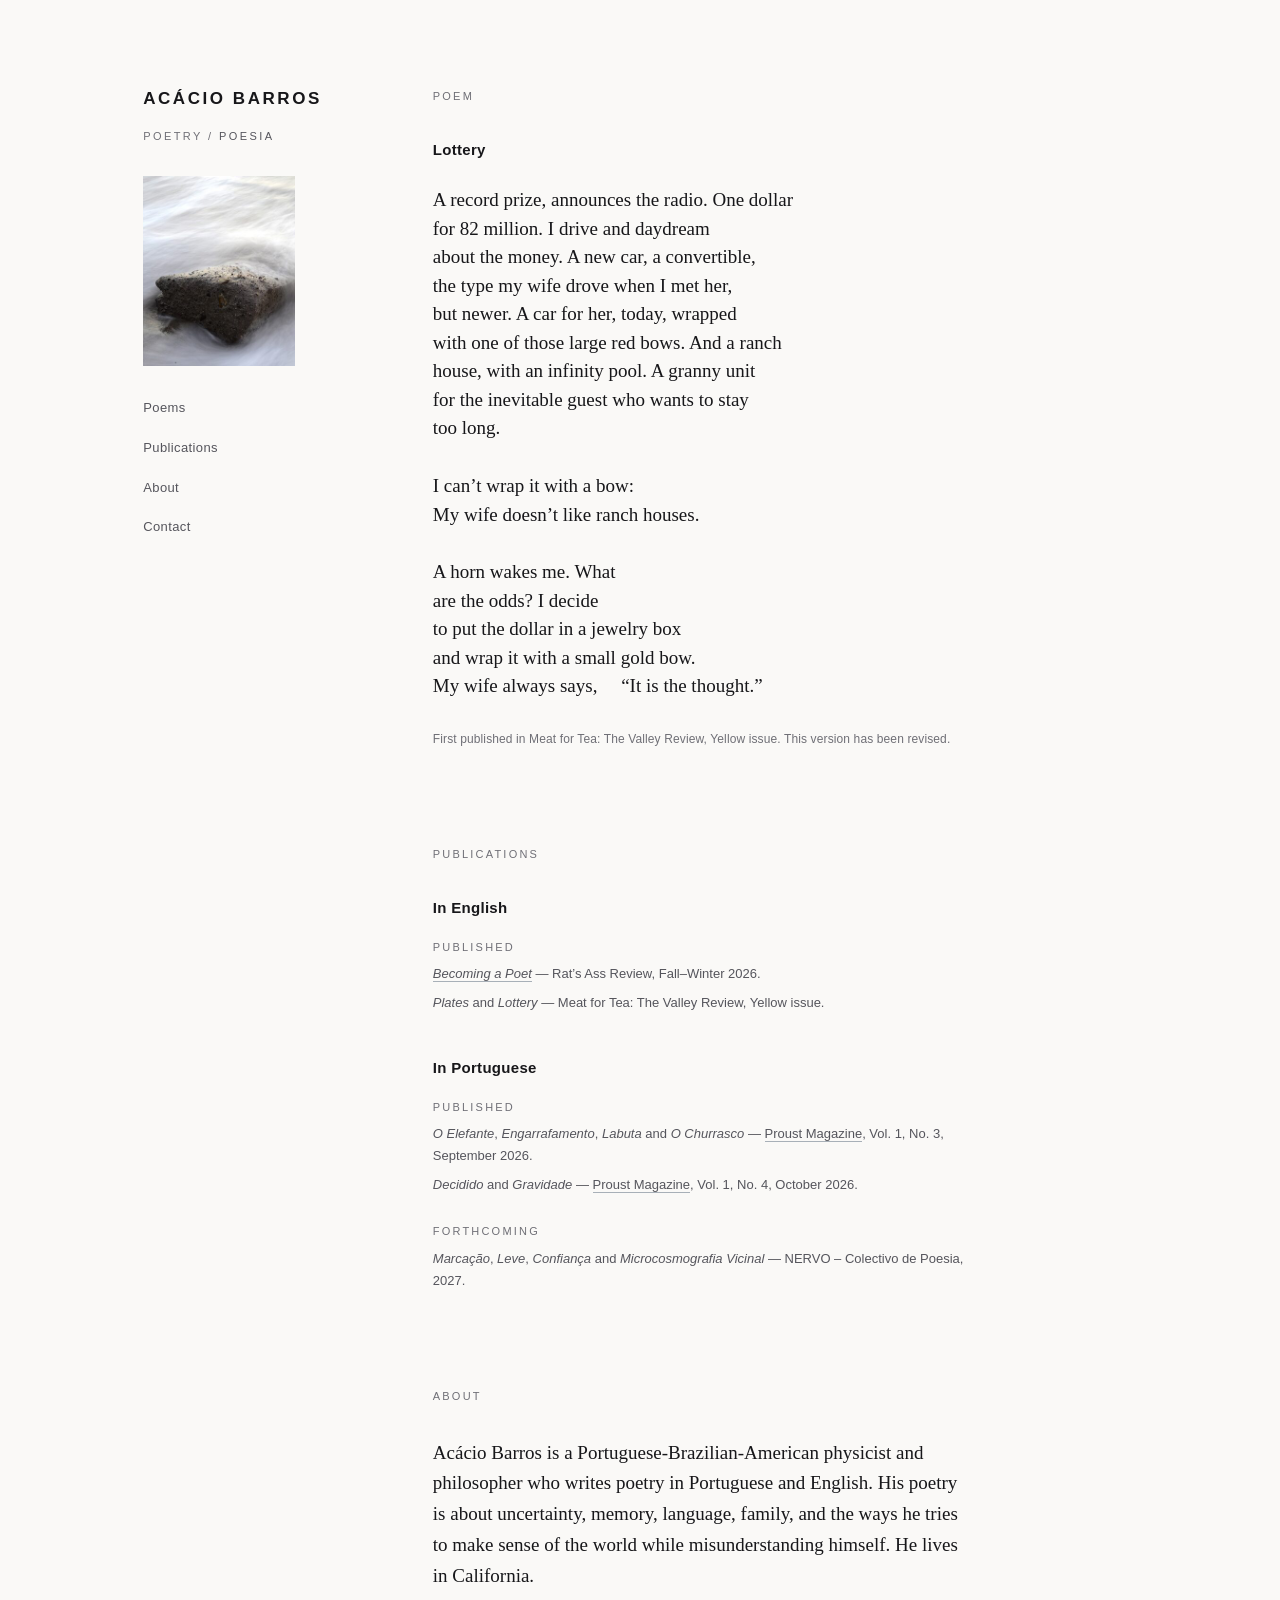
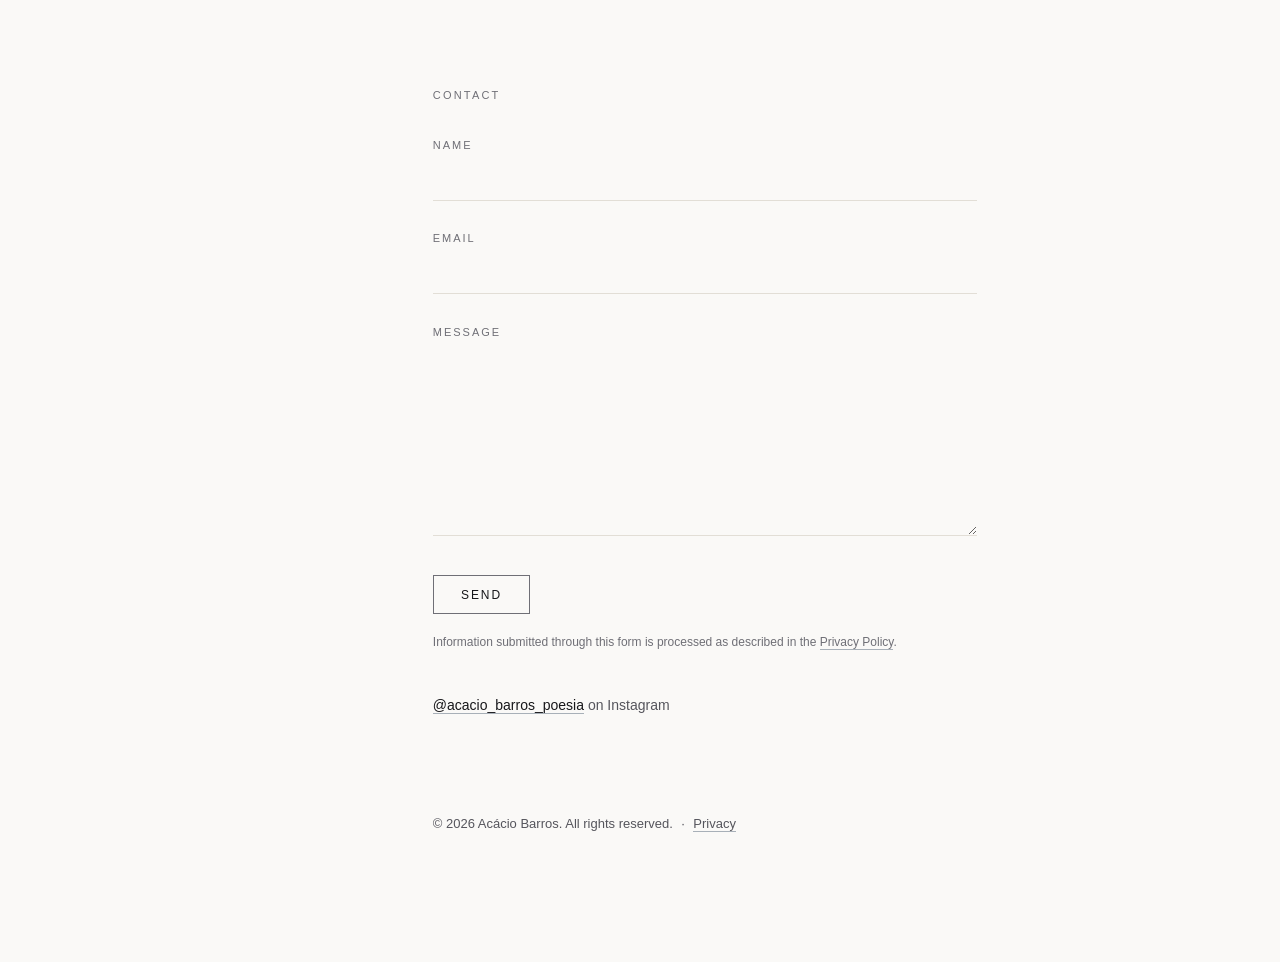
<file: index.html>
<!doctype html>
<html lang="pt">
<head>
<meta charset="utf-8">
<meta name="viewport" content="width=device-width, initial-scale=1">
<meta name="google-site-verification" content="8Kv-QCpVpZ0FqoH48KidKrXc7NABc95tAQSx3j8dLtU" />

<title>Acácio Barros — Poet / Poeta</title>
<meta name="description" content="Acácio Barros is a Portuguese-Brazilian-American poet writing in Portuguese and English. Poetry, publications, and selected work.">
<meta name="author" content="Acácio Barros">
<link rel="canonical" href="https://acacio-barros.github.io/">
<meta name="theme-color" content="#faf9f7">
<meta property="og:type" content="website">
<meta property="og:url" content="https://acacio-barros.github.io/">
<meta property="og:title" content="Acácio Barros — Poet / Poeta">
<meta property="og:description" content="Acácio Barros is a Portuguese-Brazilian-American poet writing in Portuguese and English. Poetry, publications, and selected work.">
<meta property="og:image" content="https://acacio-barros.github.io/images/sea-foam-rock-og.jpg">
<meta property="og:image:width" content="1200">
<meta property="og:image:height" content="630">
<meta property="og:locale" content="pt_BR">
<meta property="og:locale:alternate" content="en_US">

<link rel="stylesheet" href="site.css">

<script src="lang-init.js"></script>
</head>

<body>

<div class="page">

  <header class="rail">
    <h1 class="wordmark"><a href="./">Acácio Barros</a></h1>

    <div class="rail-meta">
      <p class="discipline">
        <span data-lang="pt" lang="pt">Poesia<span class="langsep" aria-hidden="true"> / </span><button type="button" data-set-lang="en" lang="en" aria-label="Switch to English">Poetry</button></span><span data-lang="en" lang="en">Poetry<span class="langsep" aria-hidden="true"> / </span><button type="button" data-set-lang="pt" lang="pt" aria-label="Mudar para português">Poesia</button></span>
      </p>
    </div>

    <img class="rail-photo" src="images/sea-foam-rock-rail.jpg" width="320" height="400" alt="" decoding="async">

    <nav class="railnav" data-lang="pt" lang="pt" aria-label="Seções">
      <ul>
        <li><a href="poems.html">Poemas</a></li>
        <li><a href="#publicacoes">Publicações</a></li>
        <li><a href="#sobre">Sobre</a></li>
        <li><a href="#contato">Contato</a></li>
      </ul>
    </nav>

    <nav class="railnav" data-lang="en" lang="en" aria-label="Sections">
      <ul>
        <li><a href="poems.html">Poems</a></li>
        <li><a href="#publications">Publications</a></li>
        <li><a href="#about">About</a></li>
        <li><a href="#contact">Contact</a></li>
      </ul>
    </nav>
  </header>

  <main class="field">

    <!-- ===================== Português ===================== -->
    <div data-lang="pt" lang="pt">
      <p class="lang-marker">Português</p>

      <section class="section" id="poema" aria-labelledby="poema-head">
        <h2 class="section-head" id="poema-head">Poema</h2>

        <!--
          Poema em destaque. A versão autoritativa de cada poema está em
          poems.html; o site.js escolhe um ao acaso e substitui esta cópia.
          Sem JavaScript, esta cópia é o poema mostrado. Mantê-la idêntica
          à de poems.html; novos poemas acrescentam-se apenas a poems.html.
        -->
        <div data-featured="pt">
        <article class="poem" id="saideira">
          <h3 class="poem-title">Saideira</h3>
          <p class="stanza">
            <span class="line">O que era sol</span>
            <span class="line indent-1">agora é noite</span>
            <span class="line">E o que era folia</span>
            <span class="line indent-1">agora é sossego</span>
            <span class="line">E o que era areia</span>
            <span class="line indent-1">agora é fogueira</span>
            <span class="line">E o que era brisa</span>
            <span class="line indent-1">agora é arrepio</span>
          </p>
          <p class="stanza">
            <span class="line">O que era roda</span>
            <span class="line indent-1">agora é dupla</span>
            <span class="line">O que era olhar desviado</span>
            <span class="line indent-1">agora é toque</span>
          </p>
          <p class="stanza">
            <span class="line">O que era praia</span>
            <span class="line indent-1">agora—estrelas.</span>
          </p>
          <p class="poem-note">Derivado de <cite>O Churrasco</cite>, publicado originalmente na Proust Magazine, vol. 1, nº 3, setembro de 2026.</p>
        </article>
        </div>
      </section>

      <section class="section" id="publicacoes" aria-labelledby="publicacoes-head">
        <h2 class="section-head" id="publicacoes-head">Publicações</h2>

        <div class="pub-group">
          <h3 class="pub-lang">Em português</h3>
          <dl class="publications">
            <dt>Publicados</dt>
            <dd>
              <cite>O Elefante</cite>, <cite>Engarrafamento</cite>, <cite>Labuta</cite> e
              <cite>O Churrasco</cite> —
              <a href="https://proustmagazine.org/proust-magazine-vol-1-no-3-set-2026/" rel="noopener">Proust Magazine</a>,
              Vol. 1, No. 3, setembro de 2026.
            </dd>
            <dd>
              <cite>Decidido</cite> e <cite>Gravidade</cite> —
              <a href="https://proustmagazine.org/proust-magazine-vol-1-no-4-out-2026/" rel="noopener">Proust Magazine</a>,
              Vol. 1, No. 4, outubro de 2026.
            </dd>

            <dt>A publicar</dt>
            <dd>
              <cite>Marcação</cite>, <cite>Leve</cite>, <cite>Confiança</cite> e
              <cite>Microcosmografia Vicinal</cite> —
              NERVO – Colectivo de Poesia, 2027.
            </dd>
          </dl>
        </div>

        <div class="pub-group">
          <h3 class="pub-lang">Em inglês</h3>
          <dl class="publications">
            <dt>Publicados</dt>
            <dd>
              <cite><a href="https://ratsassreview.net/?page_id=4627#Barros2" rel="noopener">Becoming a Poet</a></cite> —
              Rat’s Ass Review, Fall–Winter 2026.
            </dd>
            <dd>
              <cite>Plates</cite> e <cite>Lottery</cite> —
              Meat for Tea: The Valley Review, Yellow issue.
            </dd>
          </dl>
        </div>
      </section>

      <section class="section" id="sobre" aria-labelledby="sobre-head">
        <h2 class="section-head" id="sobre-head">Sobre</h2>
        <p class="prose">Acácio Barros é físico e filósofo e escreve poesia em português e em inglês. Sua poesia trata de incerteza, memória, linguagem, família e das maneiras pelas quais ele busca compreender o mundo enquanto se equivoca sobre si mesmo. Vive na Califórnia, EUA.</p>
      </section>

      <section class="section" id="contato" aria-labelledby="contato-head">
        <h2 class="section-head" id="contato-head">Contato</h2>

        <form class="form" action="https://formspree.io/f/mvkowokd" method="POST">
          <input type="hidden" name="_subject" value="Mensagem pelo site">

          <div class="form-row">
            <label for="pt-nome">Nome</label>
            <input id="pt-nome" name="name" type="text" autocomplete="name" required>
          </div>

          <div class="form-row">
            <label for="pt-email">Email</label>
            <input id="pt-email" name="email" type="email" autocomplete="email" required>
          </div>

          <div class="form-row">
            <label for="pt-mensagem">Mensagem</label>
            <textarea id="pt-mensagem" name="message" rows="7" required></textarea>
          </div>

          <div class="gotcha">
            <label for="pt-gotcha">Não preencher este campo</label>
            <input id="pt-gotcha" name="_gotcha" type="text" tabindex="-1" autocomplete="off">
          </div>

          <button class="submit" type="submit">Enviar</button>
        </form>
        <p class="form-note">Ao enviar este formulário, seus dados serão processados conforme descrito na <a href="privacy.html">Política de Privacidade</a>.</p>

        <p class="aside"><a href="https://www.instagram.com/acacio_barros_poesia/" rel="noopener">@acacio_barros_poesia</a> no Instagram</p>
      </section>
    </div>

    <!-- ===================== English ===================== -->
    <div data-lang="en" lang="en">
      <p class="lang-marker">English</p>

      <section class="section" id="poem" aria-labelledby="poem-head">
        <h2 class="section-head" id="poem-head">Poem</h2>

        <!--
          Featured poem. The authoritative copy of every poem lives in
          poems.html; site.js picks one at random and replaces this copy.
          Without JavaScript this copy is what shows. Keep it identical to
          poems.html; new poems are added to poems.html only.
        -->
        <div data-featured="en">
        <article class="poem" id="becoming-a-poet">
          <h3 class="poem-title">Becoming a Poet</h3>
          <p class="stanza">
            <span class="line">Walking my dog, I hear</span>
            <span class="line">a podcast host ask his guest:</span>
            <span class="line">“When did you become a poet?”</span>
          </p>
          <p class="stanza">
            <span class="line">I mull over how to uncover</span>
            <span class="line">a poet. Is the horny</span>
            <span class="line">teenager trying to get</span>
            <span class="line">into Patricia’s pants, his verses filled</span>
            <span class="line">with red roses and blue violets,</span>
            <span class="line">a poet? The caffeinated student</span>
            <span class="line">flunking math, sentences enjambed</span>
            <span class="line">with equations and sorrows? Gina,</span>
            <span class="line">drying her tears between</span>
            <span class="line">the lines, while searching for words</span>
            <span class="line">that rhyme with hole—her boyfriend</span>
            <span class="line">drooling over Patricia? My father-in-law</span>
            <span class="line">reciting poems about men</span>
            <span class="line">from Nantucket? Must poets write</span>
            <span class="line">sonnets? Perhaps you’re finally a poet</span>
            <span class="line">when someone wonders</span>
            <span class="line">“When did you become a poet?”</span>
          </p>
          <p class="stanza">
            <span class="line">I forgot the poop bag.</span>
          </p>
          <p class="poem-note">First published in <a href="https://ratsassreview.net/?page_id=4627#Barros2" rel="noopener">Rat’s Ass Review</a>, Fall–Winter 2026. This version has been revised.</p>
        </article>
        </div>
      </section>

      <section class="section" id="publications" aria-labelledby="publications-head">
        <h2 class="section-head" id="publications-head">Publications</h2>

        <div class="pub-group">
          <h3 class="pub-lang">In English</h3>
          <dl class="publications">
            <dt>Published</dt>
            <dd>
              <cite><a href="https://ratsassreview.net/?page_id=4627#Barros2" rel="noopener">Becoming a Poet</a></cite> —
              Rat’s Ass Review, Fall–Winter 2026.
            </dd>
            <dd>
              <cite>Plates</cite> and <cite>Lottery</cite> —
              Meat for Tea: The Valley Review, Yellow issue.
            </dd>
          </dl>
        </div>

        <div class="pub-group">
          <h3 class="pub-lang">In Portuguese</h3>
          <dl class="publications">
            <dt>Published</dt>
            <dd>
              <cite>O Elefante</cite>, <cite>Engarrafamento</cite>, <cite>Labuta</cite> and
              <cite>O Churrasco</cite> —
              <a href="https://proustmagazine.org/proust-magazine-vol-1-no-3-set-2026/" rel="noopener">Proust Magazine</a>,
              Vol. 1, No. 3, September 2026.
            </dd>
            <dd>
              <cite>Decidido</cite> and <cite>Gravidade</cite> —
              <a href="https://proustmagazine.org/proust-magazine-vol-1-no-4-out-2026/" rel="noopener">Proust Magazine</a>,
              Vol. 1, No. 4, October 2026.
            </dd>

            <dt>Forthcoming</dt>
            <dd>
              <cite>Marcação</cite>, <cite>Leve</cite>, <cite>Confiança</cite> and
              <cite>Microcosmografia Vicinal</cite> —
              NERVO – Colectivo de Poesia, 2027.
            </dd>
          </dl>
        </div>
      </section>

      <section class="section" id="about" aria-labelledby="about-head">
        <h2 class="section-head" id="about-head">About</h2>
        <p class="prose">Acácio Barros is a Portuguese-Brazilian-American physicist and philosopher who writes poetry in Portuguese and English. His poetry is about uncertainty, memory, language, family, and the ways he tries to make sense of the world while misunderstanding himself. He lives in California.</p>
      </section>

      <section class="section" id="contact" aria-labelledby="contact-head">
        <h2 class="section-head" id="contact-head">Contact</h2>

        <form class="form" action="https://formspree.io/f/mvkowokd" method="POST">
          <input type="hidden" name="_subject" value="Message from website">

          <div class="form-row">
            <label for="en-name">Name</label>
            <input id="en-name" name="name" type="text" autocomplete="name" required>
          </div>

          <div class="form-row">
            <label for="en-email">Email</label>
            <input id="en-email" name="email" type="email" autocomplete="email" required>
          </div>

          <div class="form-row">
            <label for="en-message">Message</label>
            <textarea id="en-message" name="message" rows="7" required></textarea>
          </div>

          <div class="gotcha">
            <label for="en-gotcha">Do not fill in this field</label>
            <input id="en-gotcha" name="_gotcha" type="text" tabindex="-1" autocomplete="off">
          </div>

          <button class="submit" type="submit">Send</button>
        </form>
        <p class="form-note">Information submitted through this form is processed as described in the <a href="privacy.html">Privacy Policy</a>.</p>

        <p class="aside"><a href="https://www.instagram.com/acacio_barros_poesia/" rel="noopener">@acacio_barros_poesia</a> on Instagram</p>
      </section>
    </div>

  </main>

  <footer class="colophon">
    <p>
      <span lang="en">© 2026 Acácio Barros. All rights reserved.</span>
      <span class="colophon-sep" aria-hidden="true">·</span>
      <a href="privacy.html" data-lang="pt" lang="pt">Privacidade</a><a href="privacy.html" data-lang="en" lang="en">Privacy</a>
    </p>
  </footer>

</div>

<script src="site.js"></script>

</body>
</html>
</file>
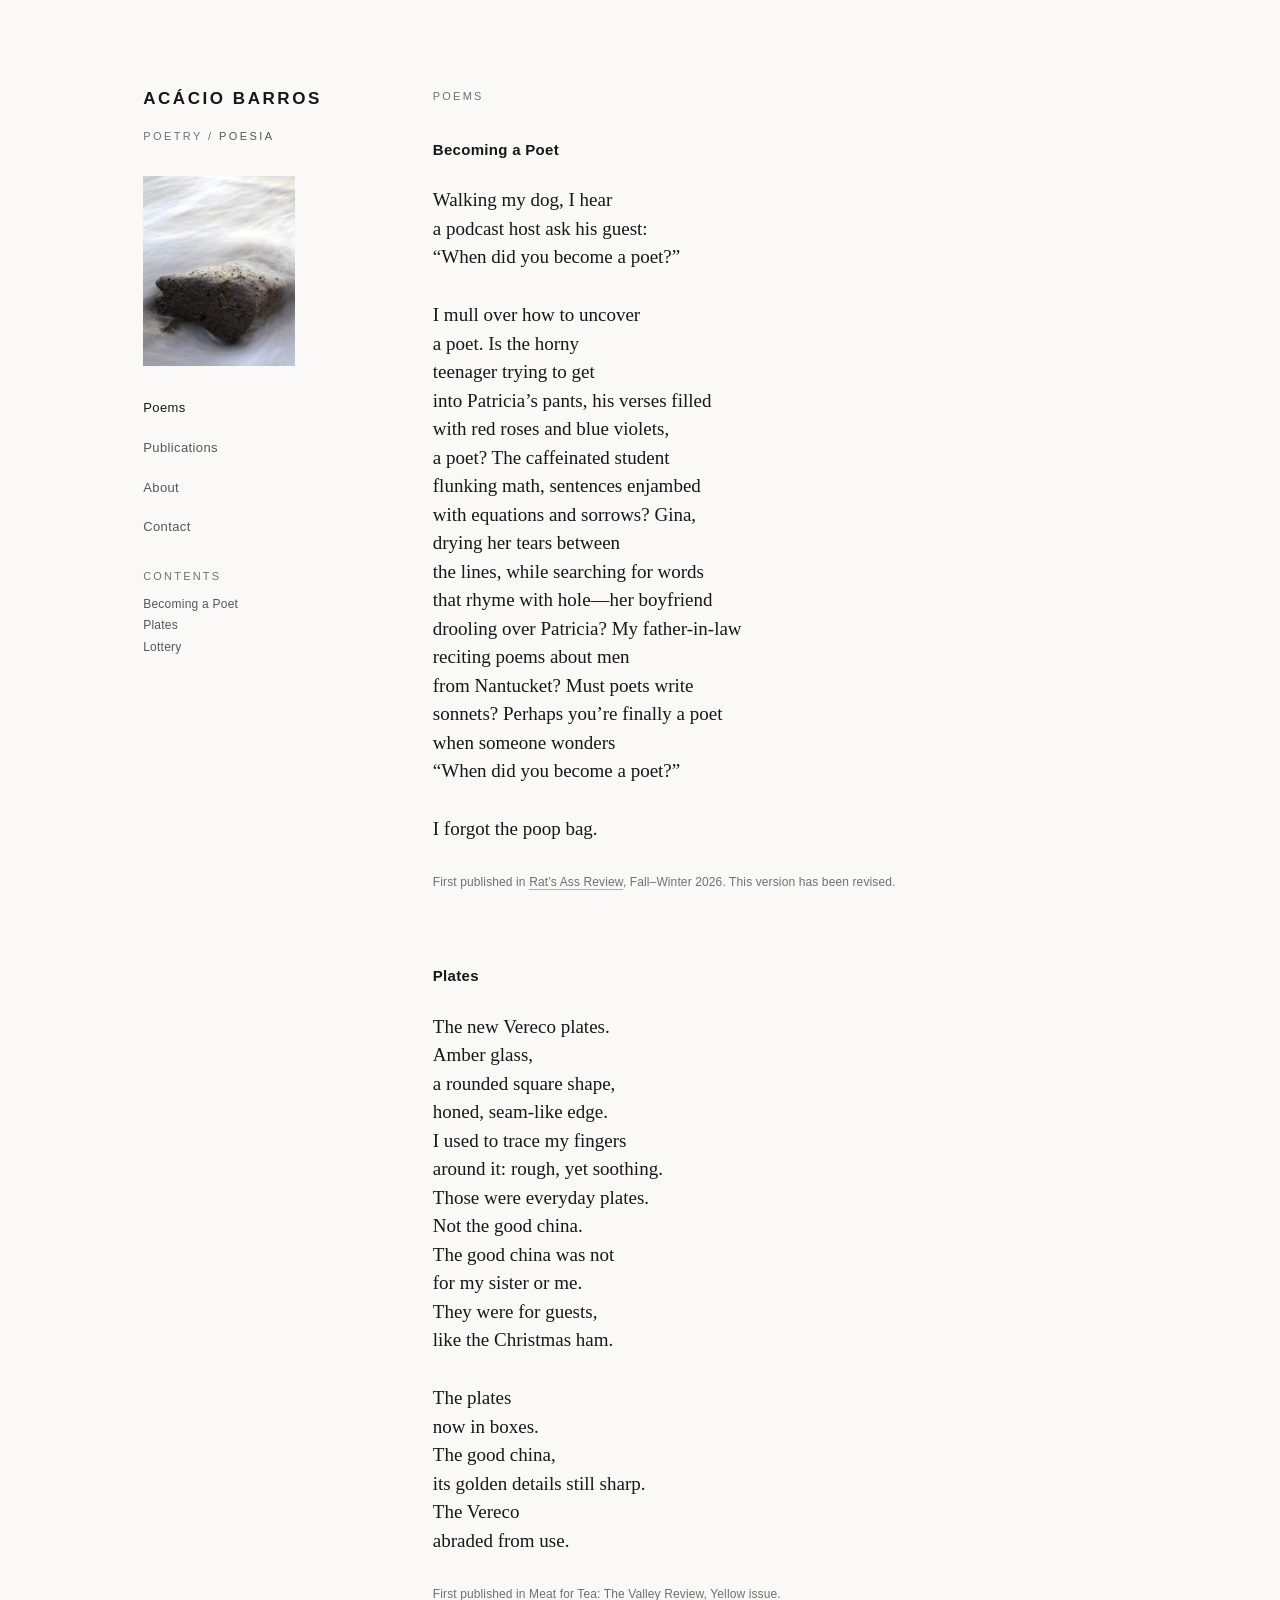
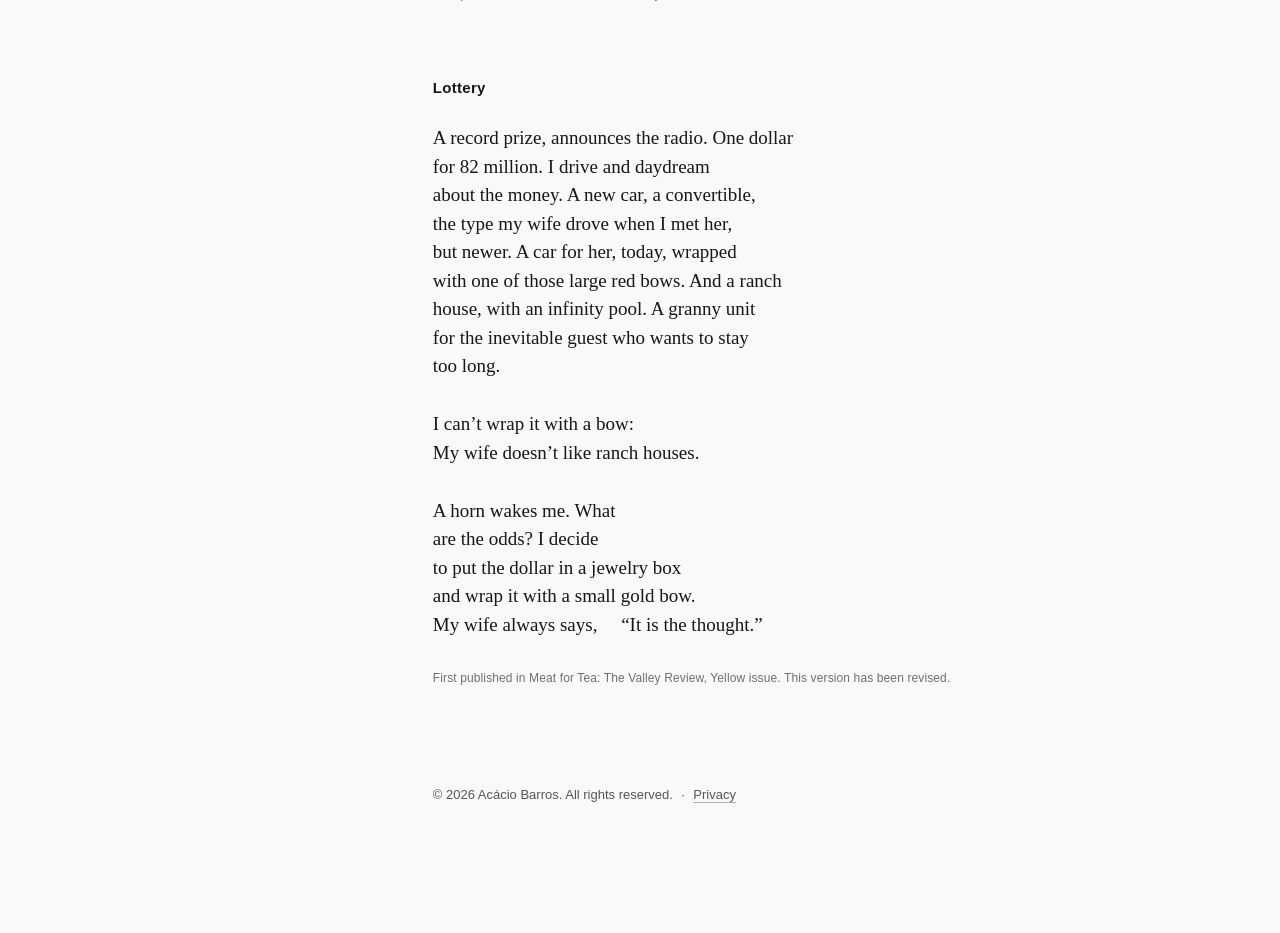
<file: poems.html>
<!doctype html>
<html lang="pt">
<head>
<meta charset="utf-8">
<meta name="viewport" content="width=device-width, initial-scale=1">

<title>Poemas / Poems — Acácio Barros</title>
<meta name="description" content="Poems by Acácio Barros, in Portuguese and English.">
<meta name="author" content="Acácio Barros">
<link rel="canonical" href="https://acacio-barros.github.io/poems.html">
<meta name="theme-color" content="#faf9f7">
<meta property="og:type" content="website">
<meta property="og:url" content="https://acacio-barros.github.io/poems.html">
<meta property="og:title" content="Poemas / Poems — Acácio Barros">
<meta property="og:description" content="Poems by Acácio Barros, in Portuguese and English.">
<meta property="og:image" content="https://acacio-barros.github.io/images/sea-foam-rock-og.jpg">
<meta property="og:image:width" content="1200">
<meta property="og:image:height" content="630">
<meta property="og:locale" content="pt_BR">
<meta property="og:locale:alternate" content="en_US">

<link rel="stylesheet" href="site.css">

<script src="lang-init.js"></script>
</head>

<body>

<div class="page">

  <header class="rail">
    <h1 class="wordmark"><a href="./">Acácio Barros</a></h1>

    <div class="rail-meta">
      <p class="discipline">
        <span data-lang="pt" lang="pt">Poesia<span class="langsep" aria-hidden="true"> / </span><button type="button" data-set-lang="en" lang="en" aria-label="Switch to English">Poetry</button></span><span data-lang="en" lang="en">Poetry<span class="langsep" aria-hidden="true"> / </span><button type="button" data-set-lang="pt" lang="pt" aria-label="Mudar para português">Poesia</button></span>
      </p>
    </div>

    <img class="rail-photo" src="images/sea-foam-rock-rail.jpg" width="320" height="400" alt="" decoding="async">

    <nav class="railnav" data-lang="pt" lang="pt" aria-label="Seções">
      <ul>
        <li><a href="poems.html" aria-current="page">Poemas</a></li>
        <li><a href="./#publicacoes">Publicações</a></li>
        <li><a href="./#sobre">Sobre</a></li>
        <li><a href="./#contato">Contato</a></li>
      </ul>
    </nav>

    <nav class="railnav" data-lang="en" lang="en" aria-label="Sections">
      <ul>
        <li><a href="poems.html" aria-current="page">Poems</a></li>
        <li><a href="./#publications">Publications</a></li>
        <li><a href="./#about">About</a></li>
        <li><a href="./#contact">Contact</a></li>
      </ul>
    </nav>

    <nav class="railindex" data-lang="pt" lang="pt" aria-labelledby="indice-rail">
      <p class="index-label" id="indice-rail">Índice</p>
      <ul>
        <li><a href="#o-churrasco">O Churrasco</a></li>
        <li><a href="#o-elefante">O Elefante</a></li>
        <li><a href="#engarrafamento">Engarrafamento</a></li>
        <li><a href="#churrasco-na-praia">Churrasco na Praia</a></li>
        <li><a href="#labuta">Labuta</a></li>
        <li><a href="#decidido">Decidido</a></li>
        <li><a href="#gravidade">Gravidade</a></li>
        <li><a href="#saideira">Saideira</a></li>
      </ul>
    </nav>

    <nav class="railindex" data-lang="en" lang="en" aria-labelledby="contents-rail">
      <p class="index-label" id="contents-rail">Contents</p>
      <ul>
        <li><a href="#becoming-a-poet">Becoming a Poet</a></li>
        <li><a href="#plates">Plates</a></li>
        <li><a href="#lottery">Lottery</a></li>
      </ul>
    </nav>
  </header>

  <main class="field">

    <!-- ===================== Português ===================== -->
    <div data-lang="pt" lang="pt">
      <p class="lang-marker">Português</p>

      <section class="section" id="poemas" aria-labelledby="poemas-head">
        <h2 class="section-head" id="poemas-head">Poemas</h2>

        <!--
          Esta página é a versão autoritativa de todos os poemas alojados.
          A página inicial escolhe daqui, ao acaso, um poema por idioma.

          Um poema por <article class="poem" id="…"> — o id tem de ser único.
          Uma estrofe por <p class="stanza">. Um verso por <span class="line">.
          Nada de <br>: a estrutura fica no HTML, nunca no CSS, e assim quebras
          de verso, quebras de estrofe, recuo, pontuação e maiúsculas ficam
          preservados exatamente como escritos.

          Recuo deliberado: class="line indent-1" (ou indent-2, indent-3).
          Linha em branco dentro de uma estrofe: <span class="line">&#160;</span>
        -->

        <nav class="poemindex" aria-labelledby="indice-inline">
          <p class="index-label" id="indice-inline">Índice</p>
          <ul>
            <li><a href="#o-churrasco">O Churrasco</a></li>
            <li><a href="#o-elefante">O Elefante</a></li>
            <li><a href="#engarrafamento">Engarrafamento</a></li>
            <li><a href="#churrasco-na-praia">Churrasco na Praia</a></li>
            <li><a href="#labuta">Labuta</a></li>
            <li><a href="#decidido">Decidido</a></li>
            <li><a href="#gravidade">Gravidade</a></li>
            <li><a href="#saideira">Saideira</a></li>
          </ul>
        </nav>

        <article class="poem" id="o-churrasco">
          <h3 class="poem-title">O Churrasco</h3>
          <p class="stanza">
            <span class="line">O sol assa a areia</span>
            <span class="line">Picanha, linguiça</span>
            <span class="line">farofa e sal grosso</span>
          </p>
          <p class="stanza">
            <span class="line">O vegetariano protesta</span>
            <span class="line">A gordura queimada</span>
            <span class="line">defuma os cabelos</span>
            <span class="line">As narinas entopem</span>
            <span class="line">com fuligem negra</span>
            <span class="line">A barriga estufa</span>
            <span class="line">com carne e geladas</span>
            <span class="line">O bafo anuncia a ressaca</span>
            <span class="line">A areia se instala</span>
            <span class="line">nas entranhas</span>
            <span class="line">O banheiro é o mar</span>
          </p>
          <p class="stanza">
            <span class="line">As conversas rugem</span>
            <span class="line">altas e banais</span>
            <span class="line">O churrasco na praia</span>
            <span class="line">não é romântico</span>
          </p>
          <p class="stanza">
            <span class="line">O churrasco acaba—</span>
            <span class="line">Alguns se vão</span>
            <span class="line">outros ficam</span>
          </p>
          <p class="stanza">
            <span class="line">Uma saideira</span>
          </p>
          <p class="stanza">
            <span class="line">E o que era sol</span>
            <span class="line indent-1">agora é noite</span>
            <span class="line">E o que era folia</span>
            <span class="line indent-1">agora é sossego</span>
            <span class="line">E o que era areia</span>
            <span class="line indent-1">agora é fogueira</span>
            <span class="line">E o que era brisa</span>
            <span class="line indent-1">agora é arrepio</span>
          </p>
          <p class="stanza">
            <span class="line">O que era roda</span>
            <span class="line indent-1">agora é dupla</span>
            <span class="line">O que era olhar desviado</span>
            <span class="line indent-1">agora é toque</span>
          </p>
          <p class="stanza">
            <span class="line">O que era praia</span>
            <span class="line indent-1">agora—estrelas.</span>
          </p>
          <p class="poem-note">Publicado originalmente na Proust Magazine, vol. 1, nº 3, setembro de 2026.</p>
        </article>

        <article class="poem" id="o-elefante">
          <h3 class="poem-title">O Elefante</h3>
          <p class="stanza">
            <span class="line">O elefante de pelúcia</span>
            <span class="line">sumiu</span>
            <span class="line">Levantamos almofadas</span>
            <span class="line">arrastamos sofás</span>
            <span class="line">Embaixo da cama</span>
            <span class="line">o achado:</span>
            <span class="line">um leão de plástico</span>
            <span class="line">empoeirado.</span>
          </p>
          <p class="stanza">
            <span class="line">Minha mãe sugere:</span>
            <span class="line">“Essa criança</span>
            <span class="line">chora todos os dias.</span>
            <span class="line">Vocês já pensaram</span>
            <span class="line">num exorcismo?”</span>
            <span class="line">Minha esposa</span>
            <span class="line">me olha enviesada.</span>
            <span class="line">Minha mãe confirma:</span>
            <span class="line">“O padre é vizinho.”</span>
          </p>
          <p class="stanza">
            <span class="line">De minha mãe</span>
            <span class="line">ficaram histórias.</span>
            <span class="line">Conto uma</span>
            <span class="line">à minha filha</span>
            <span class="line">“Peraí! Exorcismo?”</span>
            <span class="line">Gargalhamos,</span>
            <span class="line">seus óculos quase caindo.</span>
          </p>
          <p class="stanza">
            <span class="line">Passo pela foto de minha mãe.</span>
          </p>
          <p class="poem-note">Publicado originalmente na Proust Magazine, vol. 1, nº 3, setembro de 2026.</p>
        </article>

        <article class="poem" id="engarrafamento">
          <h3 class="poem-title">Engarrafamento</h3>
          <p class="stanza">
            <span class="line">Luzes vermelhas</span>
            <span class="line">piscam adiante</span>
            <span class="line">Faixas se juntam</span>
            <span class="line">Pescoços se torcem</span>
          </p>
          <p class="stanza">
            <span class="line">No acostamento da ponte</span>
            <span class="line">policiais se escoram no muro</span>
            <span class="line">olhando pra baixo</span>
            <span class="line">Meu estômago aperta—</span>
          </p>
          <p class="stanza">
            <span class="line">Um carro</span>
            <span class="line">intacto</span>
            <span class="line">vazio</span>
          </p>
          <p class="poem-note">Publicado originalmente na Proust Magazine, vol. 1, nº 3, setembro de 2026.</p>
        </article>

        <article class="poem" id="churrasco-na-praia">
          <h3 class="poem-title">Churrasco na Praia</h3>
          <p class="stanza">
            <span class="line">O sol assa a areia</span>
            <span class="line">Picanha, linguiça</span>
            <span class="line">farofa e sal grosso</span>
          </p>
          <p class="stanza">
            <span class="line">A gordura queima</span>
            <span class="line indent-1">e defuma os cabelos</span>
            <span class="line">As narinas entopem</span>
            <span class="line indent-1">com muco negro</span>
            <span class="line">A barriga estufa</span>
            <span class="line indent-1">com carne e geladas</span>
            <span class="line">O bafo anuncia</span>
            <span class="line indent-1">a ressaca</span>
            <span class="line">A areia se instala</span>
            <span class="line indent-1">nas entranhas</span>
            <span class="line">O banheiro é o mar</span>
          </p>
          <p class="stanza">
            <span class="line">As conversas rugem</span>
            <span class="line indent-1">altas e banais</span>
          </p>
          <p class="stanza">
            <span class="line">O churrasco na praia</span>
            <span class="line">não é romântico.</span>
            <span class="line indent-1">Churrasco é.</span>
          </p>
          <p class="poem-note">Derivado de <cite>O Churrasco</cite>, publicado originalmente na Proust Magazine, vol. 1, nº 3, setembro de 2026.</p>
        </article>

        <article class="poem" id="labuta">
          <h3 class="poem-title">Labuta</h3>
          <p class="stanza">
            <span class="line">Como começar um poema?</span>
            <span class="line">Com um suspiro</span>
          </p>
          <p class="stanza">
            <span class="line">Um poema inspira</span>
            <span class="line">tensiona, solta</span>
            <span class="line">e depois expira</span>
            <span class="line">em pulso sonoro</span>
          </p>
          <p class="stanza">
            <span class="line">Então</span>
            <span class="line">como terminar</span>
            <span class="line">o primeiro verso?</span>
          </p>
          <p class="stanza">
            <span class="line">Um verso é múltiplo:</span>
            <span class="line">um membro ou um nervo</span>
            <span class="line">uma junta ou um osso</span>
            <span class="line">Como acabar?</span>
            <span class="line">Com um ponto fatal?</span>
            <span class="line">Talvez uma vírgula,</span>
            <span class="line">insinuando fluxo</span>
            <span class="line">ou um travessão —</span>
            <span class="line">congestão?</span>
            <span class="line">Ou uma melindrosa</span>
            <span class="line">exclamação!</span>
            <span class="line">Uma cabeça vazia</span>
            <span class="line">pretendendo ser cheia</span>
          </p>
          <p class="stanza">
            <span class="line">Como organizar uma estrofe?!</span>
          </p>
          <p class="stanza">
            <span class="line">Quiçá sem pontuação</span>
            <span class="line">sem fim nem pausa</span>
            <span class="line">sem pensamento completo</span>
            <span class="line">sem sentido ou esperança</span>
            <span class="line">sem final ilação</span>
            <span class="line">só mais uma ilusão</span>
          </p>
          <p class="stanza">
            <span class="line">Como finalizar um poema?</span>
          </p>
          <p class="stanza">
            <span class="line">Com um</span>
            <span class="line">derradeiro</span>
          </p>
          <p class="stanza">
            <span class="line">sus</span>
          </p>
          <p class="poem-note">Publicado originalmente na Proust Magazine, vol. 1, nº 3, setembro de 2026. Esta versão foi revisada.</p>
        </article>

        <article class="poem" id="decidido">
          <h3 class="poem-title">Decidido</h3>
          <p class="stanza">
            <span class="line">Copio e colo a nova versão,</span>
            <span class="line">numerada e datada.</span>
            <span class="line">Começo a revisão.</span>
          </p>
          <p class="stanza">
            <span class="line decidido-copo"><span class="decidido-copo-spacer" aria-hidden="true">Começo a revisão.&#32;</span>O copo</span>
            <span class="line">senta na mesa, a metade de baixo</span>
            <span class="line">suada. Leio a página.</span>
            <span class="line">Está clara, como a água com gás?</span>
            <span class="line">Borbulha? Procuro</span>
            <span class="line">palavras. Rimas. Ritmo. Mudo</span>
            <span class="line">a ordem e tento outro</span>
            <span class="line">encadeamento, no lugar errado.</span>
            <span class="line">O poema entorta, vinca.</span>
            <span class="line">Intransigente.</span>
          </p>
          <p class="stanza">
            <span class="line">O copo ainda está meio cheio;</span>
            <span class="line">a água choca</span>
            <span class="line">e morna.</span>
          </p>
          <p class="stanza">
            <span class="line">Conserto</span>
            <span class="line">amanhã.</span>
          </p>
          <p class="poem-note">Publicado originalmente na Proust Magazine, vol. 1, nº 4, outubro de 2026.</p>
        </article>

        <article class="poem" id="gravidade">
          <h3 class="poem-title">Gravidade</h3>
          <p class="stanza">
            <span class="line">A mulher à minha frente se veste</span>
            <span class="line">com o perfume de uma ex-amante.</span>
            <span class="line">Memórias sobem. Seu cheiro,</span>
            <span class="line">seu corpo movendo</span>
            <span class="line">com o meu, nosso fado</span>
            <span class="line">sambado. Passo na roleta e sento.</span>
            <span class="line">Sinto um solavanco. O ônibus</span>
            <span class="line">para. Pela janela, o eixo traseiro</span>
            <span class="line">ricocheteia e desce a ladeira,</span>
            <span class="line">em saltos, até aterrar na calçada,</span>
            <span class="line">em pé, duas rodas no chão e duas no ar,</span>
            <span class="line">em frente a uma mulher.</span>
            <span class="line">Do eixo, um tubo de óleo aponta</span>
            <span class="line">em sua direção.</span>
            <span class="line">Uma última dança?</span>
          </p>
          <p class="poem-note">Publicado originalmente na Proust Magazine, vol. 1, nº 4, outubro de 2026. Esta versão foi revisada.</p>
        </article>

        <article class="poem" id="saideira">
          <h3 class="poem-title">Saideira</h3>
          <p class="stanza">
            <span class="line">O que era sol</span>
            <span class="line indent-1">agora é noite</span>
            <span class="line">E o que era folia</span>
            <span class="line indent-1">agora é sossego</span>
            <span class="line">E o que era areia</span>
            <span class="line indent-1">agora é fogueira</span>
            <span class="line">E o que era brisa</span>
            <span class="line indent-1">agora é arrepio</span>
          </p>
          <p class="stanza">
            <span class="line">O que era roda</span>
            <span class="line indent-1">agora é dupla</span>
            <span class="line">O que era olhar desviado</span>
            <span class="line indent-1">agora é toque</span>
          </p>
          <p class="stanza">
            <span class="line">O que era praia</span>
            <span class="line indent-1">agora—estrelas.</span>
          </p>
          <p class="poem-note">Derivado de <cite>O Churrasco</cite>, publicado originalmente na Proust Magazine, vol. 1, nº 3, setembro de 2026.</p>
        </article>
      </section>
    </div>

    <!-- ===================== English ===================== -->
    <div data-lang="en" lang="en">
      <p class="lang-marker">English</p>

      <section class="section" id="poems" aria-labelledby="poems-head">
        <h2 class="section-head" id="poems-head">Poems</h2>

        <nav class="poemindex" aria-labelledby="contents-inline">
          <p class="index-label" id="contents-inline">Contents</p>
          <ul>
            <li><a href="#becoming-a-poet">Becoming a Poet</a></li>
            <li><a href="#plates">Plates</a></li>
            <li><a href="#lottery">Lottery</a></li>
          </ul>
        </nav>

        <article class="poem" id="becoming-a-poet">
          <h3 class="poem-title">Becoming a Poet</h3>
          <p class="stanza">
            <span class="line">Walking my dog, I hear</span>
            <span class="line">a podcast host ask his guest:</span>
            <span class="line">“When did you become a poet?”</span>
          </p>
          <p class="stanza">
            <span class="line">I mull over how to uncover</span>
            <span class="line">a poet. Is the horny</span>
            <span class="line">teenager trying to get</span>
            <span class="line">into Patricia’s pants, his verses filled</span>
            <span class="line">with red roses and blue violets,</span>
            <span class="line">a poet? The caffeinated student</span>
            <span class="line">flunking math, sentences enjambed</span>
            <span class="line">with equations and sorrows? Gina,</span>
            <span class="line">drying her tears between</span>
            <span class="line">the lines, while searching for words</span>
            <span class="line">that rhyme with hole—her boyfriend</span>
            <span class="line">drooling over Patricia? My father-in-law</span>
            <span class="line">reciting poems about men</span>
            <span class="line">from Nantucket? Must poets write</span>
            <span class="line">sonnets? Perhaps you’re finally a poet</span>
            <span class="line">when someone wonders</span>
            <span class="line">“When did you become a poet?”</span>
          </p>
          <p class="stanza">
            <span class="line">I forgot the poop bag.</span>
          </p>
          <p class="poem-note">First published in <a href="https://ratsassreview.net/?page_id=4627#Barros2" rel="noopener">Rat’s Ass Review</a>, Fall–Winter 2026. This version has been revised.</p>
        </article>

        <article class="poem" id="plates">
          <h3 class="poem-title">Plates</h3>
          <p class="stanza">
            <span class="line">The new Vereco plates.</span>
            <span class="line">Amber glass,</span>
            <span class="line">a rounded square shape,</span>
            <span class="line">honed, seam-like edge.</span>
            <span class="line">I used to trace my fingers</span>
            <span class="line">around it: rough, yet soothing.</span>
            <span class="line">Those were everyday plates.</span>
            <span class="line">Not the good china.</span>
            <span class="line">The good china was not</span>
            <span class="line">for my sister or me.</span>
            <span class="line">They were for guests,</span>
            <span class="line">like the Christmas ham.</span>
          </p>
          <p class="stanza">
            <span class="line">The plates</span>
            <span class="line">now in boxes.</span>
            <span class="line">The good china,</span>
            <span class="line">its golden details still sharp.</span>
            <span class="line">The Vereco</span>
            <span class="line">abraded from use.</span>
          </p>
          <p class="poem-note">First published in Meat for Tea: The Valley Review, Yellow issue.</p>
        </article>

        <article class="poem" id="lottery">
          <h3 class="poem-title">Lottery</h3>
          <p class="stanza">
            <span class="line">A record prize, announces the radio. One dollar</span>
            <span class="line">for 82 million. I drive and daydream</span>
            <span class="line">about the money. A new car, a convertible,</span>
            <span class="line">the type my wife drove when I met her,</span>
            <span class="line">but newer. A car for her, today, wrapped</span>
            <span class="line">with one of those large red bows. And a ranch</span>
            <span class="line">house, with an infinity pool. A granny unit</span>
            <span class="line">for the inevitable guest who wants to stay</span>
            <span class="line">too long.</span>
          </p>
          <p class="stanza">
            <span class="line">I can’t wrap it with a bow:</span>
            <span class="line">My wife doesn’t like ranch houses.</span>
          </p>
          <p class="stanza">
            <span class="line">A horn wakes me. What</span>
            <span class="line">are the odds? I decide</span>
            <span class="line">to put the dollar in a jewelry box</span>
            <span class="line">and wrap it with a small gold bow.</span>
            <span class="line">My wife always says, <span class="caesura">“It is the thought.”</span></span>
          </p>
          <p class="poem-note">First published in Meat for Tea: The Valley Review, Yellow issue. This version has been revised.</p>
        </article>
      </section>
    </div>

  </main>

  <footer class="colophon">
    <p>
      <span lang="en">© 2026 Acácio Barros. All rights reserved.</span>
      <span class="colophon-sep" aria-hidden="true">·</span>
      <a href="privacy.html" data-lang="pt" lang="pt">Privacidade</a><a href="privacy.html" data-lang="en" lang="en">Privacy</a>
    </p>
  </footer>

</div>

<script src="site.js"></script>

</body>
</html>
</file>
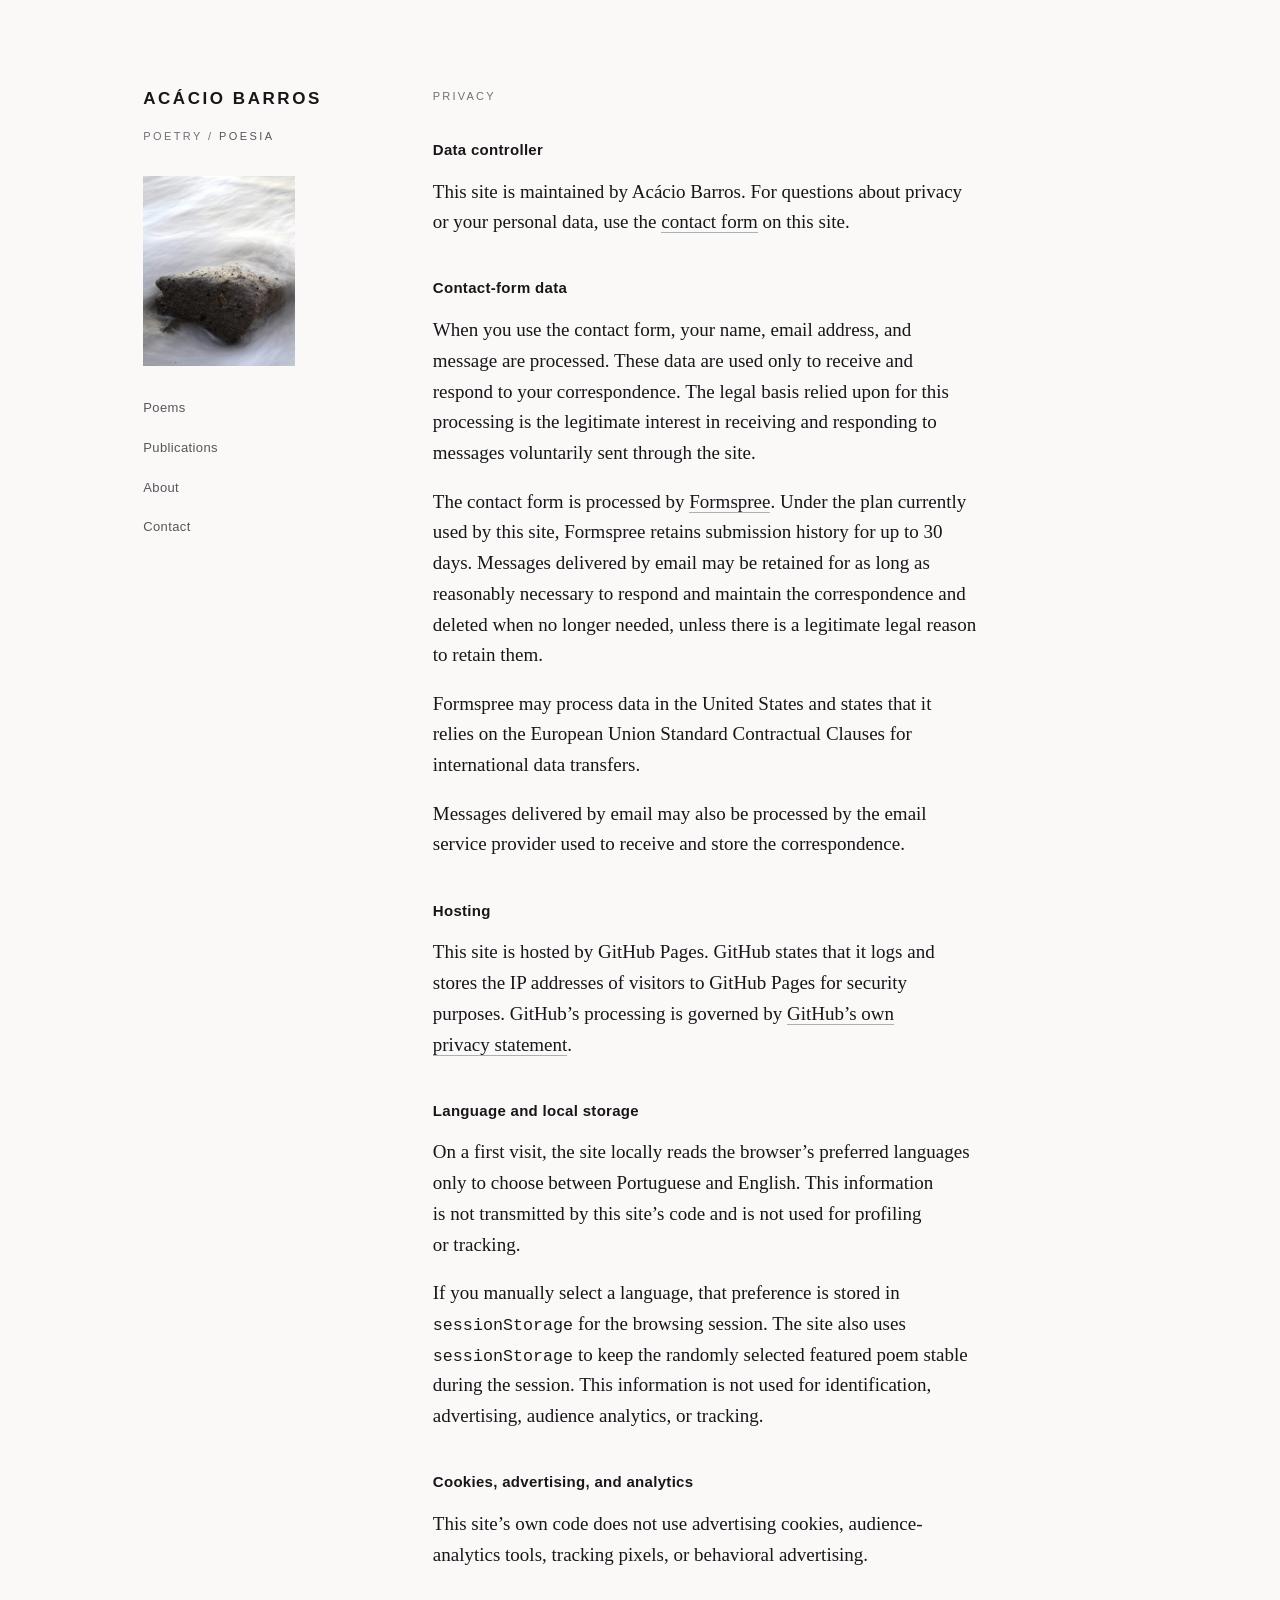
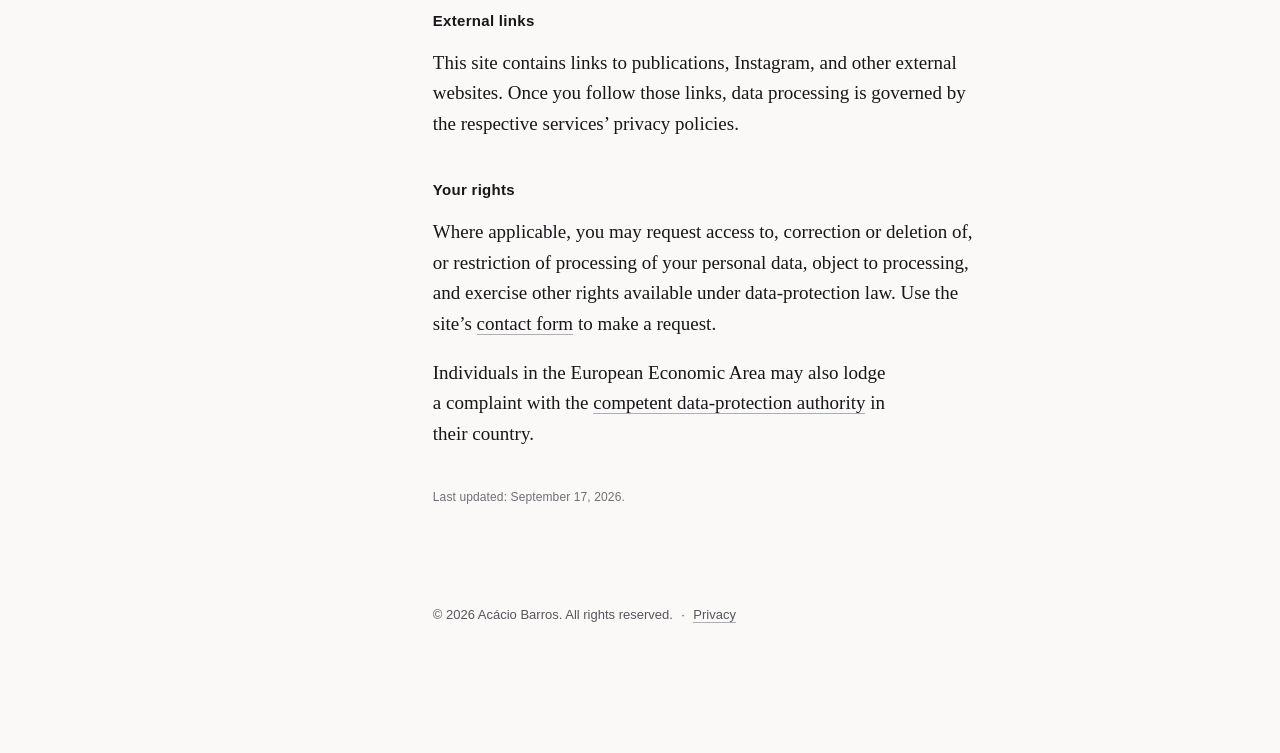
<file: privacy.html>
<!doctype html>
<html lang="pt">
<head>
<meta charset="utf-8">
<meta name="viewport" content="width=device-width, initial-scale=1">

<title>Privacidade / Privacy — Acácio Barros</title>
<meta name="description" content="Privacy notice for the poetry website of Acácio Barros.">
<meta name="author" content="Acácio Barros">
<link rel="canonical" href="https://acacio-barros.github.io/privacy.html">
<meta name="theme-color" content="#faf9f7">
<meta property="og:type" content="website">
<meta property="og:url" content="https://acacio-barros.github.io/privacy.html">
<meta property="og:title" content="Privacidade / Privacy — Acácio Barros">
<meta property="og:description" content="Privacy notice for the poetry website of Acácio Barros.">
<meta property="og:image" content="https://acacio-barros.github.io/images/sea-foam-rock-og.jpg">
<meta property="og:image:width" content="1200">
<meta property="og:image:height" content="630">
<meta property="og:locale" content="pt_BR">
<meta property="og:locale:alternate" content="en_US">

<link rel="stylesheet" href="site.css">

<script src="lang-init.js"></script>
</head>

<body>

<div class="page">

  <header class="rail">
    <h1 class="wordmark"><a href="./">Acácio Barros</a></h1>

    <div class="rail-meta">
      <p class="discipline">
        <span data-lang="pt" lang="pt">Poesia<span class="langsep" aria-hidden="true"> / </span><button type="button" data-set-lang="en" lang="en" aria-label="Switch to English">Poetry</button></span><span data-lang="en" lang="en">Poetry<span class="langsep" aria-hidden="true"> / </span><button type="button" data-set-lang="pt" lang="pt" aria-label="Mudar para português">Poesia</button></span>
      </p>
    </div>

    <img class="rail-photo" src="images/sea-foam-rock-rail.jpg" width="320" height="400" alt="" decoding="async">

    <nav class="railnav" data-lang="pt" lang="pt" aria-label="Seções">
      <ul>
        <li><a href="poems.html">Poemas</a></li>
        <li><a href="./#publicacoes">Publicações</a></li>
        <li><a href="./#sobre">Sobre</a></li>
        <li><a href="./#contato">Contato</a></li>
      </ul>
    </nav>

    <nav class="railnav" data-lang="en" lang="en" aria-label="Sections">
      <ul>
        <li><a href="poems.html">Poems</a></li>
        <li><a href="./#publications">Publications</a></li>
        <li><a href="./#about">About</a></li>
        <li><a href="./#contact">Contact</a></li>
      </ul>
    </nav>
  </header>

  <main class="field">

    <!-- ===================== Português ===================== -->
    <div data-lang="pt" lang="pt">
      <p class="lang-marker">Português</p>

      <section class="section" id="privacidade" aria-labelledby="privacidade-head">
        <h2 class="section-head" id="privacidade-head">Privacidade</h2>

        <h3 class="subhead">Responsável pelo tratamento</h3>
        <p class="prose">Este site é mantido por Acácio Barros. Para questões relacionadas à privacidade ou aos seus dados pessoais, utilize o <a href="./#contato">formulário de contato</a> deste site.</p>

        <h3 class="subhead">Dados enviados pelo formulário</h3>
        <p class="prose">Quando você utiliza o formulário de contato, são processados seu nome, endereço de e-mail e a mensagem enviada. Esses dados são usados somente para receber e responder à sua correspondência. A base jurídica adotada para esse tratamento é o interesse legítimo em receber e responder às mensagens enviadas voluntariamente ao site.</p>
        <p class="prose">O formulário é processado pelo <a href="https://formspree.io/security/" rel="noopener">Formspree</a>. No plano atualmente utilizado por este site, o Formspree mantém o histórico das submissões por até 30 dias. As mensagens recebidas por e-mail podem ser conservadas pelo tempo razoavelmente necessário para responder e manter a correspondência, sendo eliminadas quando não forem mais necessárias, salvo quando houver uma razão jurídica legítima para conservá-las.</p>
        <p class="prose">O Formspree pode processar dados nos Estados Unidos e informa utilizar as Cláusulas Contratuais Padrão da União Europeia para transferências internacionais de dados.</p>
        <p class="prose">As mensagens entregues por e-mail também podem ser processadas pelo provedor de serviço de e-mail utilizado para recebimento e armazenamento da correspondência.</p>

        <h3 class="subhead">Hospedagem</h3>
        <p class="prose">Este site é hospedado pelo GitHub Pages. O GitHub informa que registra e armazena o endereço IP dos visitantes do GitHub Pages para fins de segurança. O tratamento realizado pelo GitHub está sujeito à <a href="https://docs.github.com/en/site-policy/privacy-policies/github-general-privacy-statement" rel="noopener">própria política de privacidade do GitHub</a>.</p>

        <h3 class="subhead">Idioma e armazenamento local</h3>
        <p class="prose">Na primeira visita, o site consulta localmente os idiomas preferidos configurados no navegador apenas para escolher entre português e inglês. Essa informação não é transmitida pelo código deste site nem utilizada para criar perfis ou rastrear visitantes.</p>
        <p class="prose">Se você escolher manualmente um idioma, essa preferência é mantida em <code>sessionStorage</code> durante a sessão de navegação. O site também utiliza <code>sessionStorage</code> para manter estável, durante a sessão, a escolha aleatória do poema em destaque. Essas informações não são usadas para identificação, publicidade, análise de audiência ou rastreamento.</p>

        <h3 class="subhead">Cookies, publicidade e análise</h3>
        <p class="prose">O código deste site não utiliza cookies de publicidade, ferramentas de análise de audiência, pixels de rastreamento ou publicidade comportamental.</p>

        <h3 class="subhead">Links externos</h3>
        <p class="prose">Este site contém links para publicações, Instagram e outros sites externos. Ao seguir esses links, o tratamento de dados passa a ser regido pelas políticas dos respectivos serviços.</p>

        <h3 class="subhead">Seus direitos</h3>
        <p class="prose">Quando aplicável, você pode solicitar acesso, correção, eliminação ou limitação do tratamento dos seus dados pessoais, bem como se opor ao tratamento e exercer outros direitos previstos pela legislação de proteção de dados. Para fazer uma solicitação, utilize o <a href="./#contato">formulário de contato</a>.</p>
        <p class="prose">Pessoas no Espaço Econômico Europeu também podem apresentar uma reclamação à <a href="https://www.edpb.europa.eu/about-edpb/our-members_en" rel="noopener">autoridade de proteção de dados competente</a> em seu país.</p>

        <p class="fineprint">Última atualização: 17 de setembro de 2026.</p>
      </section>
    </div>

    <!-- ===================== English ===================== -->
    <div data-lang="en" lang="en">
      <p class="lang-marker">English</p>

      <section class="section" id="privacy" aria-labelledby="privacy-head">
        <h2 class="section-head" id="privacy-head">Privacy</h2>

        <h3 class="subhead">Data controller</h3>
        <p class="prose">This site is maintained by Acácio Barros. For questions about privacy or your personal data, use the <a href="./#contact">contact form</a> on this site.</p>

        <h3 class="subhead">Contact-form data</h3>
        <p class="prose">When you use the contact form, your name, email address, and message are processed. These data are used only to receive and respond to your correspondence. The legal basis relied upon for this processing is the legitimate interest in receiving and responding to messages voluntarily sent through the site.</p>
        <p class="prose">The contact form is processed by <a href="https://formspree.io/security/" rel="noopener">Formspree</a>. Under the plan currently used by this site, Formspree retains submission history for up to 30 days. Messages delivered by email may be retained for as long as reasonably necessary to respond and maintain the correspondence and deleted when no longer needed, unless there is a legitimate legal reason to retain them.</p>
        <p class="prose">Formspree may process data in the United States and states that it relies on the European Union Standard Contractual Clauses for international data transfers.</p>
        <p class="prose">Messages delivered by email may also be processed by the email service provider used to receive and store the correspondence.</p>

        <h3 class="subhead">Hosting</h3>
        <p class="prose">This site is hosted by GitHub Pages. GitHub states that it logs and stores the IP addresses of visitors to GitHub Pages for security purposes. GitHub’s processing is governed by <a href="https://docs.github.com/en/site-policy/privacy-policies/github-general-privacy-statement" rel="noopener">GitHub’s own privacy statement</a>.</p>

        <h3 class="subhead">Language and local storage</h3>
        <p class="prose">On a first visit, the site locally reads the browser’s preferred languages only to choose between Portuguese and English. This information is not transmitted by this site’s code and is not used for profiling or tracking.</p>
        <p class="prose">If you manually select a language, that preference is stored in <code>sessionStorage</code> for the browsing session. The site also uses <code>sessionStorage</code> to keep the randomly selected featured poem stable during the session. This information is not used for identification, advertising, audience analytics, or tracking.</p>

        <h3 class="subhead">Cookies, advertising, and analytics</h3>
        <p class="prose">This site’s own code does not use advertising cookies, audience-analytics tools, tracking pixels, or behavioral advertising.</p>

        <h3 class="subhead">External links</h3>
        <p class="prose">This site contains links to publications, Instagram, and other external websites. Once you follow those links, data processing is governed by the respective services’ privacy policies.</p>

        <h3 class="subhead">Your rights</h3>
        <p class="prose">Where applicable, you may request access to, correction or deletion of, or restriction of processing of your personal data, object to processing, and exercise other rights available under data-protection law. Use the site’s <a href="./#contact">contact form</a> to make a request.</p>
        <p class="prose">Individuals in the European Economic Area may also lodge a complaint with the <a href="https://www.edpb.europa.eu/about-edpb/our-members_en" rel="noopener">competent data-protection authority</a> in their country.</p>

        <p class="fineprint">Last updated: September 17, 2026.</p>
      </section>
    </div>

  </main>

  <footer class="colophon">
    <p>
      <span lang="en">© 2026 Acácio Barros. All rights reserved.</span>
      <span class="colophon-sep" aria-hidden="true">·</span>
      <a href="privacy.html" aria-current="page" data-lang="pt" lang="pt">Privacidade</a><a href="privacy.html" aria-current="page" data-lang="en" lang="en">Privacy</a>
    </p>
  </footer>

</div>

<script src="site.js"></script>

</body>
</html>
</file>
<file: site.css>
/* Acácio Barros — poetry site stylesheet. Shared by index.html and poems.html. */

:root{
  --paper:      #faf9f7;
  --ink:        #17171a;
  --ink-soft:   #55555c;
  --ink-faint:  #6f6f76;
  --accent:     #2f4157;
  --rule:       #e2ded6;

  --sans: ui-sans-serif, -apple-system, "Segoe UI", Roboto, "Helvetica Neue", Arial, sans-serif;
  --serif: "Iowan Old Style", "Palatino Linotype", Palatino, Charter, Georgia, "Times New Roman", serif;
}

*, *::before, *::after { box-sizing: border-box; }

html{
  color-scheme: light;
  -webkit-text-size-adjust: 100%;
}

body{
  margin: 0;
  background: var(--paper);
  color: var(--ink);
  font-family: var(--serif);
  font-size: clamp(1.0625rem, 1rem + 0.25vw, 1.1875rem);
  line-height: 1.62;
  -webkit-font-smoothing: antialiased;
}

/* Language visibility. Without JS every language block stays readable. */
.js.lang-pt [data-lang="en"]{ display: none; }
.js.lang-en [data-lang="pt"]{ display: none; }
.lang-marker{ display: none; }
html:not(.js) .lang-marker{ display: block; }
html:not(.js) .discipline button,
html:not(.js) .langsep{ display: none; }
html:not(.js) .field > div + div{ margin-top: clamp(3.5rem, 9vw, 6rem); }

a{
  color: inherit;
  text-decoration: none;
  border-bottom: 1px solid rgba(47,65,87,0.4);
}
a:hover{ border-bottom-color: var(--accent); }

a:focus-visible,
button:focus-visible{
  outline: 2px solid var(--accent);
  outline-offset: 4px;
  border-radius: 1px;
}

/* ---------- Page frame ---------- */

.page{
  padding: clamp(2.5rem, 7vw, 5.5rem) clamp(1.375rem, 6vw, 3rem) clamp(4rem, 10vw, 8rem);
}

/* ---------- Rail (apparatus voice: sans) ---------- */

.rail{
  font-family: var(--sans);
  padding-bottom: 2rem;
  margin-bottom: 3rem;
  border-bottom: 1px solid var(--rule);
}

.wordmark{
  margin: 0;
  font-size: 1.0625rem;
  font-weight: 600;
  letter-spacing: 0.15em;
  text-transform: uppercase;
  line-height: 1.3;
}
.wordmark a,
.wordmark a:hover{ border-bottom: 0; }

.rail-meta{
  display: flex;
  align-items: baseline;
  justify-content: space-between;
  gap: 1.5rem;
  margin-top: 0.85rem;
}

.discipline{
  margin: 0;
  font-size: 0.6875rem;
  letter-spacing: 0.22em;
  text-transform: uppercase;
  color: var(--ink-faint);
}
.discipline > span{ display: block; }

/* The second word is the switch: a real button wearing the label's own type,
   a step darker than the current-language word and nothing more. */
.discipline button{
  font: inherit;
  letter-spacing: inherit;
  text-transform: inherit;
  background: none;
  border: 0;
  border-radius: 0;
  padding: 0;
  margin: 0;
  color: var(--ink-soft);
  cursor: pointer;
}
.discipline button:hover{ color: var(--accent); }

.rail-photo{
  display: block;
  width: 8.25rem;
  height: auto;
  margin: 1.7rem 0 0;
}

.railnav{ margin-top: 1.6rem; }
.railnav ul{
  list-style: none;
  margin: 0;
  padding: 0;
  display: flex;
  flex-wrap: wrap;
  gap: 1.4rem;
}
.railnav a{
  font-size: 0.8125rem;
  letter-spacing: 0.03em;
  color: var(--ink-soft);
  border-bottom: 0;
}
.railnav a:hover,
.railnav a[aria-current="page"]{ color: var(--ink); }

/* Poem index (poems.html). Inline list before the poems on small screens;
   a vertical list in the rail on desktop. */
.index-label{
  font-family: var(--sans);
  font-size: 0.6875rem;
  font-weight: 500;
  letter-spacing: 0.2em;
  text-transform: uppercase;
  color: var(--ink-faint);
  margin: 0 0 0.6rem;
}

.poemindex{
  font-family: var(--sans);
  margin: 0 0 2.6rem;
}
.poemindex ul{
  list-style: none;
  margin: 0;
  padding: 0;
  display: flex;
  flex-wrap: wrap;
  gap: 0.5rem 1.4rem;
  font-size: 0.8125rem;
  line-height: 1.5;
}
.poemindex a{
  letter-spacing: 0.03em;
  color: var(--ink-soft);
  border-bottom: 0;
}
.poemindex a:hover{ color: var(--ink); }

.railindex{ display: none; }

/* ---------- Reading field (literary voice: serif) ---------- */

.field{ max-width: 44rem; }

.lang-marker{
  font-family: var(--sans);
  font-size: 0.6875rem;
  letter-spacing: 0.22em;
  text-transform: uppercase;
  color: var(--ink-faint);
  margin: 0 0 1.5rem;
}

.section{ margin: 0 0 clamp(3.5rem, 9vw, 6rem); }
.section:last-child{ margin-bottom: 0; }

.section-head{
  font-family: var(--sans);
  font-size: 0.6875rem;
  font-weight: 500;
  letter-spacing: 0.2em;
  text-transform: uppercase;
  color: var(--ink-faint);
  margin: 0 0 2rem;
}

.prose{
  max-width: 34rem;
  margin: 0;
  text-wrap: pretty;
}
.prose + .prose{ margin-top: 1.1rem; }

/* ---------- Poems ----------
   Structure is content: a stanza is a paragraph, a line is a block.
   A line too long for the viewport wraps with a hanging indent, so a
   continuation never reads as a new line of verse. */

.poem{
  margin: 0 0 clamp(3rem, 7vw, 4.5rem);
  scroll-margin-top: 1.5rem;
}
.poem:last-child{ margin-bottom: 0; }

.poem-title{
  font-family: var(--sans);
  font-size: 0.9375rem;
  font-weight: 600;
  letter-spacing: 0.02em;
  color: var(--ink);
  margin: 0 0 1.5rem;
}

.stanza{
  margin: 0 0 1.55em;
  hyphens: none;
}
.stanza:last-child{ margin-bottom: 0; }

.line{
  display: block;
  padding-left: 1.4em;
  text-indent: -1.4em;
  line-height: 1.5;
}
.line.indent-1{ margin-left: 2ch; }
.line.indent-2{ margin-left: 4ch; }
.line.indent-3{ margin-left: 6ch; }
/* Decidido: "O copo" begins where it would if it continued the previous line,
   so the offset is the rendered width of "Começo a revisão. " itself. The
   spacer keeps that width but is not painted, not selectable, and hidden from
   assistive technology. */
.decidido-copo-spacer{ visibility: hidden; }
/* A deliberate pause inside a line: space that must survive HTML whitespace collapsing. */
.caesura{ margin-left: 2ch; }

/* ---------- Publication apparatus ---------- */

.poem-note,
.fineprint{
  font-family: var(--sans);
  font-size: 0.75rem;
  letter-spacing: 0.01em;
  color: var(--ink-faint);
  margin: 1.6rem 0 0;
}

/* Publication record: language of the poems > status > titles and venue. */
.pub-group + .pub-group{ margin-top: 2.6rem; }

.pub-lang,
.subhead{
  font-family: var(--sans);
  font-size: 0.9375rem;
  font-weight: 600;
  letter-spacing: 0.02em;
  color: var(--ink);
  margin: 0 0 1.1rem;
}

.publications{
  font-family: var(--sans);
  font-size: 0.8125rem;
  line-height: 1.7;
  color: var(--ink-soft);
  max-width: 34rem;
  margin: 0;
}
.publications dt{
  font-size: 0.6875rem;
  font-weight: 500;
  letter-spacing: 0.2em;
  text-transform: uppercase;
  color: var(--ink-faint);
  margin: 0 0 0.45rem;
}
.publications dd{ margin: 0; }
.publications dd + dd{ margin-top: 0.4rem; }
.publications dd + dt{ margin-top: 1.6rem; }

.poem-note cite,
.publications cite{ font-style: italic; }

/* ---------- Contact form ---------- */

.form{
  max-width: 34rem;
  margin: 0;
}

.form-row{ margin-bottom: 1.85rem; }

.form label{
  display: block;
  font-family: var(--sans);
  font-size: 0.6875rem;
  font-weight: 500;
  letter-spacing: 0.18em;
  text-transform: uppercase;
  color: var(--ink-faint);
  margin-bottom: 0.55rem;
}

.form input[type="text"],
.form input[type="email"],
.form textarea{
  display: block;
  width: 100%;
  font-family: var(--serif);
  font-size: 1rem;
  line-height: 1.55;
  color: var(--ink);
  background: none;
  border: 0;
  border-bottom: 1px solid var(--rule);
  border-radius: 0;
  padding: 0.35rem 0;
  -webkit-appearance: none;
  appearance: none;
}

.form textarea{
  min-height: 9.5rem;
  resize: vertical;
}

.form input:hover,
.form textarea:hover{ border-bottom-color: var(--ink-faint); }

.form input:focus,
.form textarea:focus{ border-bottom-color: var(--accent); }

.form input:focus-visible,
.form textarea:focus-visible{
  outline: 2px solid var(--accent);
  outline-offset: 4px;
}

/* Spam trap. Hidden from sight, keyboard and assistive technology. */
.gotcha{
  display: none;
}

.submit{
  font-family: var(--sans);
  font-size: 0.75rem;
  letter-spacing: 0.16em;
  text-transform: uppercase;
  color: var(--ink);
  background: none;
  border: 1px solid var(--ink-faint);
  border-radius: 0;
  padding: 0.72rem 1.7rem;
  margin-top: 0.6rem;
  cursor: pointer;
}
.submit:hover{
  border-color: var(--accent);
  color: var(--accent);
}

.aside{
  font-family: var(--sans);
  font-size: 0.875rem;
  color: var(--ink-soft);
  max-width: 34rem;
  margin: 2.6rem 0 0;
}
.aside a{ color: var(--ink); }

/* ---------- Prose pages (privacy) ---------- */

.subhead{ margin: 2.4rem 0 0.9rem; }
.section-head + .subhead{ margin-top: 0; }
.fineprint{ margin-top: 2.4rem; }

code{
  font-family: ui-monospace, SFMono-Regular, Menlo, Consolas, monospace;
  font-size: 0.88em;
}

/* ---------- Colophon ---------- */

.colophon{
  font-family: var(--sans);
  font-size: 0.8125rem;
  color: var(--ink-soft);
  max-width: 44rem;
  margin: clamp(3.5rem, 9vw, 6rem) 0 0;
}
.colophon p{ margin: 0; }
.colophon-sep{ margin: 0 0.3rem; }

.form-note{
  font-family: var(--sans);
  font-size: 0.75rem;
  line-height: 1.6;
  color: var(--ink-faint);
  max-width: 34rem;
  margin: 1.2rem 0 0;
}

/* ---------- Desktop: two fields ---------- */

@media (min-width: 62em){
  .page{
    display: grid;
    grid-template-columns: 12.5rem minmax(0, 44rem);
    column-gap: clamp(3.5rem, 7vw, 7rem);
    justify-content: center;
    align-items: start;
  }

  .rail{
    grid-column: 1;
    grid-row: 1;
    position: sticky;
    top: clamp(2.5rem, 7vw, 5.5rem);
    padding-bottom: 0;
    margin-bottom: 0;
    border-bottom: 0;
  }

  .rail-meta{
    display: block;
    margin-top: 1.1rem;
  }
  .rail-photo{
    width: 9.5rem;
    margin-top: 1.9rem;
  }

  .railnav ul{
    display: block;
  }
  .railnav li + li{ margin-top: 0.55rem; }

  .field{ grid-column: 2; grid-row: 1; }
  .colophon{ grid-column: 2; grid-row: 2; }

  .poemindex{ display: none; }

  .railindex{
    display: block;
    font-family: var(--sans);
    margin-top: 1.7rem;
  }
  .railindex ul{
    list-style: none;
    margin: 0;
    padding: 0;
    font-size: 0.75rem;
    line-height: 1.4;
  }
  .railindex li + li{ margin-top: 0.3rem; }
  .railindex a{
    letter-spacing: 0.02em;
    color: var(--ink-soft);
    border-bottom: 0;
  }
  .railindex a:hover{ color: var(--ink); }
}

/* With the index the rail is taller; on short desktop viewports let it
   scroll with the page instead of sticking and clipping. */
@media (min-width: 62em) and (max-height: 50em){
  .rail:has(.railindex){ position: static; }
}
</file>
